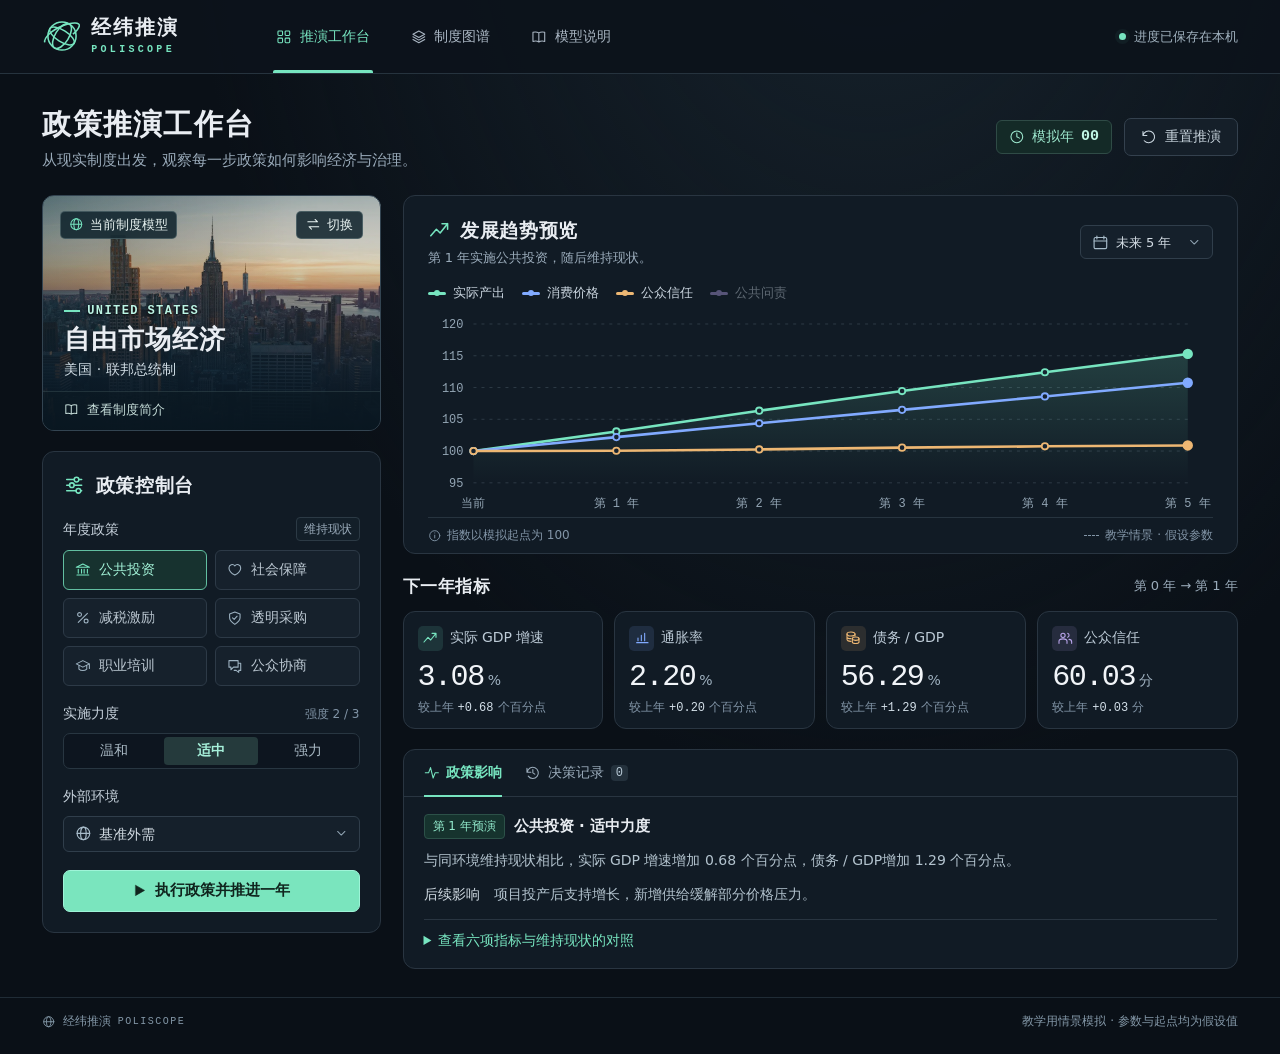
<file: index.html>
<!doctype html>
<html lang="zh-CN">
<head>
<meta charset="utf-8">
<meta name="viewport" content="width=device-width,initial-scale=1">
<meta name="theme-color" content="#0a1017">
<meta name="description" content="从十种现实制度组合出发，逐年推演政策对经济与治理的影响。">
<title>经纬推演 · 政治经济模拟器</title>
<link rel="icon" href="data:image/svg+xml,%3Csvg xmlns='http://www.w3.org/2000/svg' viewBox='0 0 40 40'%3E%3Crect width='40' height='40' rx='9' fill='%230e1b23'/%3E%3Cg fill='none' stroke='%2377e5c0' stroke-width='2'%3E%3Ccircle cx='20' cy='20' r='14'/%3E%3Cellipse cx='20' cy='20' rx='6' ry='14' transform='rotate(32 20 20)'/%3E%3Cpath d='M7 15l26 10M8 25l21-15'/%3E%3C/g%3E%3C/svg%3E">
<link rel="stylesheet" href="app.css">
<link rel="stylesheet" href="atlas.css">
<script defer src="engine.js"></script><script defer src="models.js"></script><script defer src="atlas.js"></script><script defer src="app.js"></script>
</head>
<body>
<header class="topbar"><div class="topinner">
<a class="brand" href="#workbench" aria-label="经纬推演工作台">
<svg class="brandmark" viewBox="0 0 44 44" aria-hidden="true"><g fill="none" stroke="currentColor" stroke-width="1.7"><circle cx="22" cy="22" r="15.5"/><ellipse cx="22" cy="22" rx="7.5" ry="15.5" transform="rotate(32 22 22)"/><ellipse cx="22" cy="22" rx="15.5" ry="6.3" transform="rotate(32 22 22)"/><path d="M3 29C2 24 10 16 22 11s20-4 19 0c-.7 3-3.3 6-7 9"/></g></svg>
<span class="brandname">经纬推演<span>POLISCOPE</span></span></a>
<nav class="mainnav" aria-label="主导航">
<a href="#workbench" data-page="workbench"><i data-icon="dashboard"></i>推演工作台</a>
<a href="#atlas" data-page="atlas"><i data-icon="layers"></i>制度图谱</a>
<a href="#methods" data-page="methods"><i data-icon="book"></i>模型说明</a>
</nav><span class="save-state" id="save-state"></span></div></header>
<main id="main">
<section id="bench">
<div class="page-heading"><div><h1>政策推演工作台</h1><p>从现实制度出发，观察每一步政策如何影响经济与治理。</p></div>
<div class="round-controls"><span class="year-badge" id="year-badge"></span><button class="secondary small" id="reset"><i data-icon="reset"></i>重置推演</button></div></div>
<div class="workspace">
<aside class="controls">
<section class="model-card" id="model-card">
<div class="model-tint"></div>
<div class="model-card-top"><span class="model-tag"><i data-icon="globe"></i>当前制度模型</span><button id="change-model" class="frost"><i data-icon="switch"></i>切换</button></div>
<div class="model-copy"><div class="country-code" id="country-code"></div><h2 id="model-name"></h2><p id="model-sub"></p></div>
<button id="model-detail" class="model-detail"><i data-icon="book"></i>查看制度简介</button>
</section>
<section class="panel policy-panel"><div class="title-row"><i class="heading-icon" data-icon="sliders"></i><h2>政策控制台</h2></div>
<div class="field-line"><label>年度政策</label><button id="neutral-policy" class="neutral-option" data-policy="neutral" aria-pressed="false">维持现状</button></div>
<div id="policy-options" class="policy-options" role="group" aria-label="年度政策"></div>
<div class="field-line"><label id="intensity-label">实施力度</label><span id="intensity-value"></span></div>
<div class="seg" id="intensities" role="group" aria-labelledby="intensity-label"></div>
<div class="field-line"><label for="environment">外部环境</label></div>
<div class="select-wrap env-select"><i data-icon="globe"></i><select id="environment"><option value="base">基准外需</option><option value="strong">外需走强</option><option value="weak">外需走弱</option></select><i class="chev" data-icon="down"></i></div>
<button id="advance" class="primary"><i data-icon="play"></i>执行政策并推进一年</button>
</section></aside>
<div class="analysis">
<section class="panel trend-panel">
<div class="chart-heading"><div><div class="title-row"><i class="heading-icon" data-icon="trend"></i><h2>发展趋势预览</h2></div><p class="subhead" id="projection-sub"></p></div>
<div class="select-wrap horizon"><i data-icon="calendar"></i><select id="horizon" aria-label="趋势预览年数"><option value="5">未来 5 年</option><option value="10">未来 10 年</option><option value="3">未来 3 年</option></select><i class="chev" data-icon="down"></i></div></div>
<div class="plot-legend" id="legend"></div>
<div class="chart-area" id="chart-area"><svg id="plot" role="img" aria-label="未来实际产出、消费价格及公众信任的趋势图"></svg><div id="plot-tip" hidden></div></div>
<div class="chart-foot"><span><i data-icon="info"></i>指数以模拟起点为 100</span><span id="chart-label">教学情景 · 假设参数</span></div>
</section>
<section aria-labelledby="indicators-title" class="indicator-section"><div class="section-line"><h2 id="indicators-title">下一年指标</h2><span id="indicator-period"></span></div><div id="kpis" class="kpi-grid"></div></section>
<section class="panel report-panel">
<div class="report-tabs" role="group" aria-label="分析视图"><button data-report="effect"><i data-icon="activity"></i>政策影响</button><button data-report="history"><i data-icon="history"></i>决策记录 <span id="history-count"></span></button></div>
<div id="report-body"></div>
</section></div></div>
</section>
<section id="other-page" hidden></section>
</main>
<footer><span class="footer-name"><i data-icon="globe"></i>经纬推演 <b>POLISCOPE</b></span><span>教学用情景模拟 · 参数与起点均为假设值</span></footer>
<dialog id="reset-dialog"><form method="dialog"><h2>重置当前制度的推演？</h2><p id="reset-copy"></p><div class="dialog-actions"><button class="secondary" value="cancel">取消</button><button class="primary" value="reset">确认重置</button></div></form></dialog>
<div class="sr-only" role="status" aria-live="polite" id="announce"></div>
</body></html>
</file>
<file: app.css>
:root{color-scheme:dark;--bg:#0a1017;--card:#111b25;--card-2:#16222e;--line:#293541;--text:#e9edf2;--muted:#9aabba;--dim:#8295a7;--mint:#77e5c0;--blue:#7ba8ff;--amber:#e9b36e;--purple:#bc9fe9;--sans:"Inter","Noto Sans CJK SC","PingFang SC","Microsoft YaHei",system-ui,sans-serif;--mono:"IBM Plex Mono","SFMono-Regular",Consolas,"Liberation Mono",monospace}
*{box-sizing:border-box}html{background:var(--bg);scroll-behavior:smooth}body{margin:0;background:radial-gradient(ellipse at 68% -20%,#17232d 0%,transparent 56%),var(--bg);font-family:var(--sans);color:var(--text);font-size:16px;text-rendering:optimizeLegibility}button,select,a{font:inherit}button,a,select{ -webkit-tap-highlight-color:transparent}button,select{cursor:pointer}button{border:0}button:focus-visible,a:focus-visible,select:focus-visible,summary:focus-visible,[tabindex]:focus-visible{outline:2px solid var(--mint);outline-offset:3px}button{color:inherit}a{color:inherit;text-decoration:none}h1,h2,h3,h4,p{margin:0}svg.ico{width:1.12em;height:1.12em;stroke:currentColor;stroke-width:1.65;fill:none;stroke-linecap:round;stroke-linejoin:round;flex:none}i[data-icon]{display:inline-flex;align-items:center;justify-content:center;font-style:normal}[hidden]{display:none!important}.topbar{height:74px;background:#0c131beF;border-bottom:1px solid #26333e}.topinner,main,footer{max-width:1560px;margin:auto;padding-inline:clamp(22px,3.3vw,56px)}.topinner{display:flex;height:100%;align-items:center;gap:clamp(44px,7vw,122px)}.brand{display:flex;gap:9px;align-items:center;flex:none}.brandmark{color:var(--mint);width:40px;height:40px}.brandname{font-weight:700;font-size:20px;letter-spacing:1.8px;line-height:1.12}.brandname span{display:block;font:600 10px/1.5 var(--mono);letter-spacing:3.3px;color:var(--mint);margin-top:4px}.mainnav{display:flex;height:100%;gap:25px}.mainnav a{position:relative;display:flex;align-items:center;gap:8px;color:#a9b5c2;font-size:14px;font-weight:550;padding:0 8px}.mainnav a:hover,.mainnav a.active{color:var(--mint)}.mainnav a.active:after{position:absolute;content:"";left:5px;right:5px;bottom:0;height:3px;background:var(--mint);border-radius:2px 2px 0 0}.save-state{margin-left:auto;display:flex;align-items:center;gap:8px;color:#a0b1be;font-size:13px;white-space:nowrap}.save-state:before{content:"";width:7px;height:7px;border-radius:50%;background:var(--mint);box-shadow:0 0 0 4px #77e5c00d}.save-state.unsaved:before{background:var(--amber)}.page-heading{display:flex;align-items:center;justify-content:space-between;gap:14px;padding:30px 0 25px}.page-heading h1{font-weight:680;font-size:clamp(1.82rem,2.15vw,2.2rem);letter-spacing:.045em;line-height:1.4}.page-heading p{color:var(--muted);font-size:15px;margin-top:6px}.secondary,.primary,.frost,.model-detail{display:inline-flex;gap:8px;align-items:center;justify-content:center;border-radius:7px;font-weight:550}.secondary{background:#151f29;border:1px solid #34414e;color:#c9d5de;padding:9px 16px}.secondary:hover{background:#1c2936;border-color:#506273}.small{font-size:14px}.workspace{display:grid;grid-template-columns:minmax(290px,.405fr) minmax(0,1fr);gap:22px;align-items:start}.controls,.analysis{display:flex;flex-direction:column;gap:20px;min-width:0}.panel,.model-card,.kpi{background:var(--card);border:1px solid var(--line);border-radius:12px}.model-card{position:relative;min-height:236px;display:flex;flex-direction:column;overflow:hidden;isolation:isolate;background:#1c3649 center 48% /cover no-repeat;border-color:#334451}.model-tint{position:absolute;inset:0;z-index:-1;background:linear-gradient(0deg,rgba(7,19,31,.98) 0%,rgba(11,29,44,.79) 26%,rgba(15,36,47,.15) 70%,rgba(9,22,30,.28) 100%),linear-gradient(90deg,rgba(10,30,32,.27),transparent 72%)}.model-card-top{display:flex;align-items:center;justify-content:space-between;padding:15px 17px}.model-tag,.frost{display:inline-flex;align-items:center;gap:6px;font-size:13px;color:#e9f4f2;background:#0e212bd9;border:1px solid #d0f4ed34;border-radius:5px;backdrop-filter:blur(8px);padding:4px 8px}.model-tag i{color:var(--mint)}.frost{padding:4px 9px;cursor:pointer}.frost:hover,.model-detail:hover{color:var(--mint)}.model-copy{margin-top:auto;padding:13px 21px 12px}.country-code{font:600 12px/1.5 var(--mono);letter-spacing:1.4px;color:#bcf4e4;display:flex;align-items:center;gap:7px;text-shadow:0 1px 3px #000}.country-code:before{content:"";width:16px;height:2px;background:var(--mint)}.model-copy h2{font-size:clamp(24px,2vw,32px);letter-spacing:.04em;margin:2px 0 4px;line-height:1.36;text-shadow:0 2px 5px #15222c}.model-copy p{font-size:14px;color:#d2dee6}.model-detail{align-self:stretch;justify-content:flex-start;padding:9px 21px 11px;color:#c6ddd9;border-radius:0;border-top:1px solid #c2eae71e;background:#0b192391;font-size:13px}.policy-panel{padding:20px}.title-row{display:flex;align-items:center;gap:10px}.title-row h2,.section-line h2{font-size:19px;font-weight:650;letter-spacing:.035em;line-height:1.45}.heading-icon{color:var(--mint);font-size:20px}.field-line{display:flex;align-items:center;justify-content:space-between;margin:18px 0 9px;line-height:1.4}.field-line label{font-size:14px;color:#c6d1db;font-weight:550}.field-line span{font-size:12px;color:var(--dim)}.policy-options{display:grid;grid-template-columns:1fr 1fr;gap:8px}.policy-choice{display:flex;align-items:center;gap:8px;padding:10px 11px;background:#16212c;border:1px solid #2d3a47;border-radius:6px;font-size:14px;text-align:left;color:#bcc8d2;transition:background .15s,border-color .15s}.policy-choice i{color:#92a6b8}.policy-choice:hover,.seg button:hover{background:#1d2d37}.policy-choice.on{color:#a3f3d8;border-color:#62bfa1;background:#17322f}.policy-choice.on i{color:var(--mint)}.seg{display:flex;background:#0d151f;border:1px solid #283641;padding:3px;border-radius:7px;gap:3px}.seg button{flex:1;padding:5px 0;border-radius:4px;background:transparent;font-size:14px;color:#aabac5}.seg button.on{background:#253a3c;color:#a5efd9;font-weight:640}.seg button:disabled{opacity:.42;cursor:default}.select-wrap{position:relative;display:flex;align-items:center;background:#15202b;border:1px solid #303e4b;border-radius:6px}.select-wrap>i:first-child{position:absolute;left:11px;color:#a7bbc9;pointer-events:none;font-size:15px}.select-wrap select{width:100%;appearance:none;background:transparent;border:0;border-radius:6px;color:#d3dce4;padding:8px 32px 8px 35px;font-size:14px;min-height:34px}.select-wrap option{background:#16212c;color:white}.select-wrap .chev{position:absolute;right:10px;color:#91a4b3;pointer-events:none;font-size:13px}.primary{border:1px solid #9ef4d8;background:#7ae5be;color:#10251e;padding:10px 15px;font-size:15px;font-weight:690}.primary:hover{background:#9cf0d3}.primary:active{transform:translateY(1px)}#advance{width:100%;margin-top:18px;min-height:42px}#advance .ico{width:15px;fill:currentColor;stroke-width:1}.trend-panel{padding:21px 24px 0}.chart-heading,.section-line{display:flex;align-items:center;justify-content:space-between;gap:14px}.subhead{color:var(--muted);font-size:13px;margin-top:5px}.horizon{flex:none}.horizon select{font-size:13px;min-height:32px}.plot-legend{display:flex;gap:17px;margin:16px 0 2px;flex-wrap:wrap}.plot-legend button{background:none;color:#c8d3dd;font-size:13px;display:inline-flex;align-items:center;gap:7px;padding:1px 0}.plot-legend button[aria-pressed=false]{opacity:.42}.legend-swatch{position:relative;width:18px;height:3px;border-radius:2px;background:var(--swatch)}.legend-swatch:after{content:"";position:absolute;width:6px;height:6px;border-radius:50%;background:var(--swatch);left:6px;top:-1.5px}.chart-area{position:relative;width:100%;height:clamp(192px,16vw,242px);margin:6px 0 3px}#plot{width:100%;height:100%;display:block;overflow:visible}.chart-foot{border-top:1px solid #27343f;min-height:36px;display:flex;justify-content:space-between;align-items:center;gap:10px;color:var(--dim);font-size:12px}.chart-foot span{display:inline-flex;align-items:center;gap:6px}#chart-label:before{content:"";width:15px;border-bottom:1px dashed var(--dim)}#plot-tip{position:absolute;pointer-events:none;z-index:2;background:#111c27f5;border:1px solid #3b4c58;padding:10px 12px;border-radius:7px;box-shadow:0 7px 25px #0004;font-size:12px;min-width:130px}#plot-tip strong{display:block;margin-bottom:4px}#plot-tip div{display:flex;justify-content:space-between;gap:12px;margin:2px 0}.section-line{margin:0 0 12px}.section-line h2{font-size:17px}.section-line>span{font-size:13px;color:var(--muted)}.kpi-grid{display:grid;grid-template-columns:repeat(4,minmax(0,1fr));gap:11px}.kpi{padding:14px 14px 12px;min-width:0;position:relative;overflow:hidden}.kpi-head{display:flex;align-items:center;gap:7px;color:#bdcbd7;font-size:14px}.kpi-icon{background:color-mix(in srgb,var(--accent) 12%,transparent);color:var(--accent);border-radius:5px;width:25px;height:25px;display:inline-flex;align-items:center;justify-content:center}.kpi-icon .ico{width:16px;height:16px}.kpi-val{font-family:var(--mono);font-size:clamp(24px,2.35vw,37px);letter-spacing:-1.5px;font-weight:540;font-variant-numeric:tabular-nums;margin:11px 0 7px;color:#f1f4f8;line-height:1}.kpi-val small{font:400 14px var(--sans);letter-spacing:0;color:#a1b3c2;margin-left:4px}.kpi-bottom{display:flex;gap:4px;align-items:baseline;font-size:12px;color:var(--dim);white-space:nowrap}.kpi-bottom b{font:500 12px var(--mono);color:#d3dfe8}.report-panel{overflow:hidden}.report-tabs{display:flex;gap:23px;align-items:center;border-bottom:1px solid var(--line);padding:0 20px}.report-tabs button{display:inline-flex;align-items:center;gap:7px;position:relative;color:var(--muted);font-size:14px;background:none;padding:14px 0}.report-tabs button.on{color:var(--mint);font-weight:600}.report-tabs button.on:after{content:"";position:absolute;bottom:-1px;left:0;right:0;height:2px;background:var(--mint)}#history-count{background:#24313c;border-radius:4px;padding:1px 5px;color:#b6c7d4;font:12px var(--mono)}#report-body{padding:17px 20px 18px}.effect-heading{display:flex;align-items:center;gap:9px;flex-wrap:wrap}.effect-heading strong{font-size:15px;font-weight:650}.mint-pill{background:#16332e;color:#93ebcd;font-size:12px;padding:3px 8px;border:1px solid #2c5148;border-radius:4px}.effect-desc{color:#b3c3ce;font-size:14px;line-height:1.8;margin-top:9px}.effect-desc b{font-weight:570;color:#d2dce4}.effect-details{margin-top:12px;border-top:1px solid var(--line);font-size:14px}.effect-details summary{cursor:pointer;color:var(--mint);padding-top:12px}.table-wrap{overflow:auto}table.results{border-collapse:collapse;width:100%;margin:10px 0 2px;font-size:13px;font-variant-numeric:tabular-nums}table.results th,table.results td{text-align:right;padding:8px 5px;border-bottom:1px solid #26333e;white-space:nowrap}table.results :is(th,td):first-child{text-align:left}table.results th{color:#9fb1c0;font-weight:540}.empty{color:var(--muted);font-size:14px;line-height:1.8}.hist-item{border-bottom:1px solid var(--line);font-size:14px}.hist-item:last-child{border-bottom:0}.hist-item summary{cursor:pointer;padding:9px 0;color:#cddbe4}.hist-item>p{font-size:13px;color:var(--muted);line-height:1.65;margin-bottom:8px}footer{margin-top:28px;display:flex;align-items:center;justify-content:space-between;gap:12px;padding-top:15px;padding-bottom:23px;color:#8397a7;font-size:12px;border-top:1px solid #202c36}.footer-name{display:flex;align-items:center;gap:7px}.footer-name b{font:500 10px var(--mono);letter-spacing:1.5px}dialog{background:#15212c;color:var(--text);border:1px solid #384955;padding:25px;border-radius:12px;max-width:min(450px,90vw)}dialog::backdrop{background:#02080bc9}dialog h2{font-size:20px}dialog p{font-size:15px;line-height:1.8;color:var(--muted);margin:14px 0 20px}.dialog-actions{display:flex;gap:10px;justify-content:flex-end}.sr-only{position:absolute;overflow:hidden;width:1px;height:1px;clip-path:inset(50%);white-space:nowrap}
@media(min-width:1600px){.model-card{min-height:265px}.policy-panel{padding:23px}.policy-choice{padding:12px}.controls,.analysis{gap:22px}}
@media(max-width:1150px){.workspace{grid-template-columns:minmax(258px,.45fr) minmax(0,1fr);gap:16px}.trend-panel{padding:18px 18px 0}.kpi-head{gap:5px;font-size:13px}.kpi{padding:12px 9px}.kpi-grid{gap:7px}.policy-panel{padding:16px}.policy-choice{padding:10px 7px;gap:5px}.topinner{gap:45px}}
@media(max-width:900px){.kpi-grid{grid-template-columns:repeat(2,minmax(0,1fr))}.kpi{padding:12px}.topinner{gap:28px}.mainnav{gap:8px}.chart-area{height:205px}.chart-heading{align-items:flex-start}.horizon>i:first-child{display:none}.horizon select{padding-left:10px}.chart-foot{flex-wrap:wrap}.model-card{min-height:227px}}
@media(max-width:730px){.topbar{height:auto}.topinner{display:grid;grid-template-columns:1fr auto;row-gap:5px;column-gap:10px;padding-top:12px}.brand{gap:7px}.brandmark{width:33px;height:33px}.brandname{font-size:17px}.brandname span{font-size:9px;margin-top:2px;letter-spacing:2.6px}.mainnav{grid-column:1/-1;grid-row:2;min-height:43px;justify-content:space-between;gap:4px}.mainnav a{font-size:14px;padding:0 8px}.save-state{grid-row:1;grid-column:2;font-size:12px}.topinner,main,footer{padding-inline:16px}.page-heading{padding:20px 0 17px}.page-heading h1{font-size:25px}.page-heading p{font-size:13px;line-height:1.65;max-width:26em}.small{font-size:12px;padding:8px;white-space:nowrap}.workspace{display:flex;flex-direction:column;gap:14px}.controls,.analysis{width:100%;gap:14px}.model-card{min-height:206px;background-position:center 48%}.model-card-top{padding:12px 15px}.model-copy{padding-left:17px}.model-copy h2{font-size:25px}.model-detail{padding-left:17px}.policy-options{grid-template-columns:repeat(3,1fr)}.policy-choice{padding:9px 7px;justify-content:center}.field-line{margin-top:13px}.trend-panel{padding:16px 14px 0}.plot-legend{gap:13px}.chart-area{height:215px}.title-row h2{font-size:17px}.kpi-grid{gap:9px}.kpi-val{font-size:29px}.kpi{padding:13px}.report-tabs{padding:0 15px}#report-body{padding:14px 15px}footer{flex-wrap:wrap;line-height:1.7}.subhead{font-size:12px}}
@media(prefers-reduced-motion:reduce){*{scroll-behavior:auto!important;transition:none!important}}
.round-controls{display:flex;align-items:center;gap:12px}.year-badge{display:inline-flex;align-items:center;gap:7px;padding:7px 12px;border:1px solid #2f4b46;background:#142a27;border-radius:6px;color:#9de8ce;font-size:14px;white-space:nowrap}.year-badge b{font:600 15px var(--mono);color:#c1f7e6}.year-badge i{font-size:15px}@media(max-width:730px){.round-controls{flex-direction:column;align-items:stretch;gap:5px}.year-badge{justify-content:center;font-size:12px;padding:4px 7px}.year-badge b{font-size:12px}}
.neutral-option{border:1px solid #2c3a45;background:#131f29;border-radius:4px;padding:2px 7px;color:var(--muted);font-size:12px;line-height:1.5}.neutral-option:hover,.neutral-option.on{color:var(--mint);border-color:#498571;background:#17322f}.policy-choice>.ico{color:#9db2c1}.policy-choice.on>.ico{color:var(--mint)}
</file>
<file: atlas.css>
.atlas-root,.atlas-dialog {
  --atlas-bg: #101923;
  --atlas-line: #293744;
  --atlas-ink: #eaf2f6;
  --atlas-muted: #acbbc8;
  --atlas-mint: #76e4bf;
  color: var(--atlas-ink);
}
.atlas-root *, .atlas-dialog * { box-sizing: border-box; }
.atlas-root { width: 100%; }
.atlas-head { margin: 0 0 26px; padding: 0; }
.atlas-head h1 { margin: 0 0 7px; font-size: clamp(1.85rem, 3vw, 2.3rem); line-height: 1.3; font-weight: 660; letter-spacing: -.04em; color: #f0f5f7; }
.atlas-head p,.atlas-notes-panel p,.atlas-fact p,.atlas-expand-content p { margin: 0; color: var(--atlas-muted); font-size: .98rem; line-height: 1.8; }
.atlas-grid { display: grid; grid-template-columns: repeat(3,minmax(0,1fr)); gap: 18px; }
.atlas-model,.atlas-notes-panel,.atlas-expand {
  background: var(--atlas-bg);
  border: 1px solid var(--atlas-line);
  border-radius: 12px;
}
.atlas-model { display: flex; flex-direction: column; min-width: 0; overflow: hidden; }
.atlas-model-current { border-color: #4a8273; }
.atlas-photo { position: relative; overflow: hidden; background: linear-gradient(125deg,#324c58,#122531 65%,#34514f); }
.atlas-photo::after { position: absolute; inset: 0; content: ""; pointer-events: none; background: linear-gradient(180deg,rgba(8,18,26,.08) 0%,rgba(8,17,25,.13) 35%,rgba(8,17,25,.68)); }
.atlas-card-photo { height: clamp(110px,11vw,175px); }
.atlas-city { display: block; width: 100%; height: 100%; object-fit: cover; filter: saturate(.78); }
.atlas-country,.atlas-current,.atlas-photo-title,.atlas-close { position: absolute; z-index: 1; }
.atlas-country { bottom: 12px; left: 17px; font-size: .92rem; color: white; font-weight: 640; letter-spacing: .07em; }
.atlas-current { top: 12px; right: 12px; display: inline-flex; align-items: center; gap: 5px; border-radius: 6px; border: 1px solid #508d79; background: #16372fee; color: #a6f8d9; padding: 3px 8px; font-size: .8rem; }
.atlas-current .atlas-icon { width: 14px; height: 14px; }
.atlas-card-body { display: flex; flex-direction: column; flex: 1; align-items: stretch; padding: 17px 18px 15px; }
.atlas-card-body h2 { margin: 0 0 4px; color: var(--atlas-ink); font-size: 1.26rem; line-height: 1.4; font-weight: 620; }
.atlas-regime,.atlas-card-info,.atlas-card-select,.atlas-subhead,.atlas-source,.atlas-fact-label { display: inline-flex; gap: 7px; align-items: center; }
.atlas-regime { color: #a0b5c1; font-size: .88rem; }
.atlas-icon { width: 17px; height: 17px; flex-shrink: 0; }
.atlas-summary { margin: 13px 0 16px; color: var(--atlas-muted); font-size: .95rem; line-height: 1.7; }
.atlas-actions,.atlas-dialog-foot { display: flex; align-items: center; justify-content: space-between; gap: 10px; margin-top: auto; }
.atlas-actions { border-top: 1px solid var(--atlas-line); padding-top: 11px; }
.atlas-root button,.atlas-dialog button { font-family: inherit; cursor: pointer; }
.atlas-card-info,.atlas-card-select,.atlas-quiet,.atlas-primary { min-height: 36px; padding: 5px 10px; border-radius: 6px; font-size: .89rem; }
.atlas-card-info,.atlas-quiet { background: transparent; }
.atlas-card-info { border: 0; color: #c3d2db; padding-inline: 0 7px; }
.atlas-card-select { color: var(--atlas-mint); border: 1px solid #36584f; background: #18332d; padding-inline: 12px; }
.atlas-card-info:hover,.atlas-source:hover { color: #b5ffe2; }
.atlas-card-select:hover { background: #244b41; }
.atlas-root :focus-visible,.atlas-dialog :focus-visible { outline: 2px solid var(--atlas-mint); outline-offset: 3px; }
.atlas-dialog {
  position: fixed; inset: 0; width: min(585px,calc(100vw - 30px)); max-height: min(90vh,850px);
  padding: 0; margin: auto; overflow: auto; border: 1px solid #38505c; border-radius: 14px;
  background: #111b25; box-shadow: 0 24px 80px #0008; color-scheme: dark;
}
.atlas-dialog::backdrop { background: #050a11bf; backdrop-filter: blur(4px); }
.atlas-dialog-photo { height: 155px; }
.atlas-dialog-photo::after { background: linear-gradient(0deg,#101923fb,rgba(12,24,31,.22) 85%); }
.atlas-photo-title { bottom: 15px; left: 24px; right: 50px; }
.atlas-overline { color: #d6e6e7; font-size: .92rem; }
.atlas-photo-title h2 { margin: 3px 0 0; font-size: 1.65rem; line-height: 1.35; color: #fff; }
.atlas-close { top: 14px; right: 14px; width: 34px; height: 34px; padding: 0; display: grid; place-items: center; border: 1px solid #71868d; border-radius: 50%; color: #ecf5f6; background: #101b22d9; }
.atlas-detail-body { padding: 1px 24px 8px; }
.atlas-fact,.atlas-source-list { padding: 15px 0; }
.atlas-fact+.atlas-fact,.atlas-source-list { border-top: 1px solid var(--atlas-line); }
.atlas-fact-label { display: flex; color: var(--atlas-ink); margin: 0 0 5px; font-size: 1rem; font-weight: 600; }
.atlas-fact-label .atlas-icon,.atlas-subhead .atlas-icon { color: var(--atlas-mint); }
.atlas-source { margin: 2px 13px 2px 0; color: #86debd; text-decoration: underline; text-underline-offset: 3px; font-size: .88rem; }
.atlas-source .atlas-icon { width: 13px; height: 13px; }
.atlas-dialog-foot { position: sticky; bottom: 0; border-top: 1px solid var(--atlas-line); background: #111b25f5; justify-content: flex-end; padding: 12px 24px; }
.atlas-quiet { color: var(--atlas-ink); border: 1px solid var(--atlas-line); }
.atlas-primary { color: #092319; font-weight: 640; background: var(--atlas-mint); border: 1px solid var(--atlas-mint); padding-inline: 18px; }
.atlas-primary:hover { background: #a8f7d8; }
.atlas-method-columns { display: grid; grid-template-columns: minmax(0,1.45fr) minmax(0,1fr); gap: 17px; align-items: start; }
.atlas-method-column { display: grid; gap: 16px; }
.atlas-notes-panel { padding: 20px 23px; }
.atlas-subhead { margin: 0 0 12px; font-weight: 630; font-size: 1.18rem; line-height: 1.4; }
.atlas-subhead .atlas-icon { width: 20px; height: 20px; }
.atlas-note { padding: 12px 0; border-top: 1px solid var(--atlas-line); }
.atlas-note:last-child { padding-bottom: 0; }
.atlas-note h3 { margin: 0 0 4px; font-size: 1rem; color: var(--atlas-ink); }
.atlas-notes-panel p+p { margin-top: 11px; }
.atlas-baseline { margin: 9px 0 0; }
.atlas-baseline>div { display: flex; justify-content: space-between; padding-block: 9px; gap: 15px; border-bottom: 1px solid var(--atlas-line); font-size: .95rem; }
.atlas-baseline>div:last-child { border-bottom: 0; padding-bottom: 0; }
.atlas-baseline dt { color: var(--atlas-muted); }
.atlas-baseline dd { margin: 0; color: #d2efd9; font-variant-numeric: tabular-nums; }
.atlas-expand { margin-top: 16px; }
.atlas-expand summary { padding: 16px 20px; cursor: pointer; font-size: 1rem; font-weight: 600; }
.atlas-expand summary::marker { color: var(--atlas-mint); }
.atlas-expand-content { padding: 0 20px 18px; }
.atlas-table-scroll { overflow-x: auto; margin-top: 12px; }
.atlas-table { width: 100%; border-collapse: collapse; text-align: left; white-space: nowrap; font-variant-numeric: tabular-nums; }
.atlas-table td,.atlas-table th { font-size: .91rem; padding: 8px 12px; border-bottom: 1px solid var(--atlas-line); }
.atlas-table thead th { color: #9dcab8; background: #14241f; }
.atlas-table th { font-weight: 580; }
.atlas-table td { color: var(--atlas-muted); }
.atlas-credits { display: grid; gap: 9px; }
.atlas-credit { display: flex; align-items: baseline; flex-wrap: wrap; gap: 4px 11px; border-top: 1px solid var(--atlas-line); padding-top: 8px; font-size: .9rem; }
.atlas-credit strong { min-width: 3.2em; }
.atlas-credit span { color: var(--atlas-muted); }
@media(max-width:1000px) { .atlas-grid { grid-template-columns: repeat(2,minmax(0,1fr)); } .atlas-card-photo { height: 145px; } }
@media(max-width:720px) { .atlas-method-columns { grid-template-columns: minmax(0,1fr); } .atlas-dialog-photo { height: 125px; } .atlas-dialog-foot { padding: 12px 18px; } }
@media(max-width:550px) { .atlas-grid { grid-template-columns: 1fr; gap: 14px; } .atlas-card-photo { height: 150px; } .atlas-card-body,.atlas-notes-panel { padding: 16px; } .atlas-detail-body { padding-inline: 17px; } .atlas-photo-title { left: 17px; } .atlas-expand-content { padding-inline: 14px; } }
</file>
